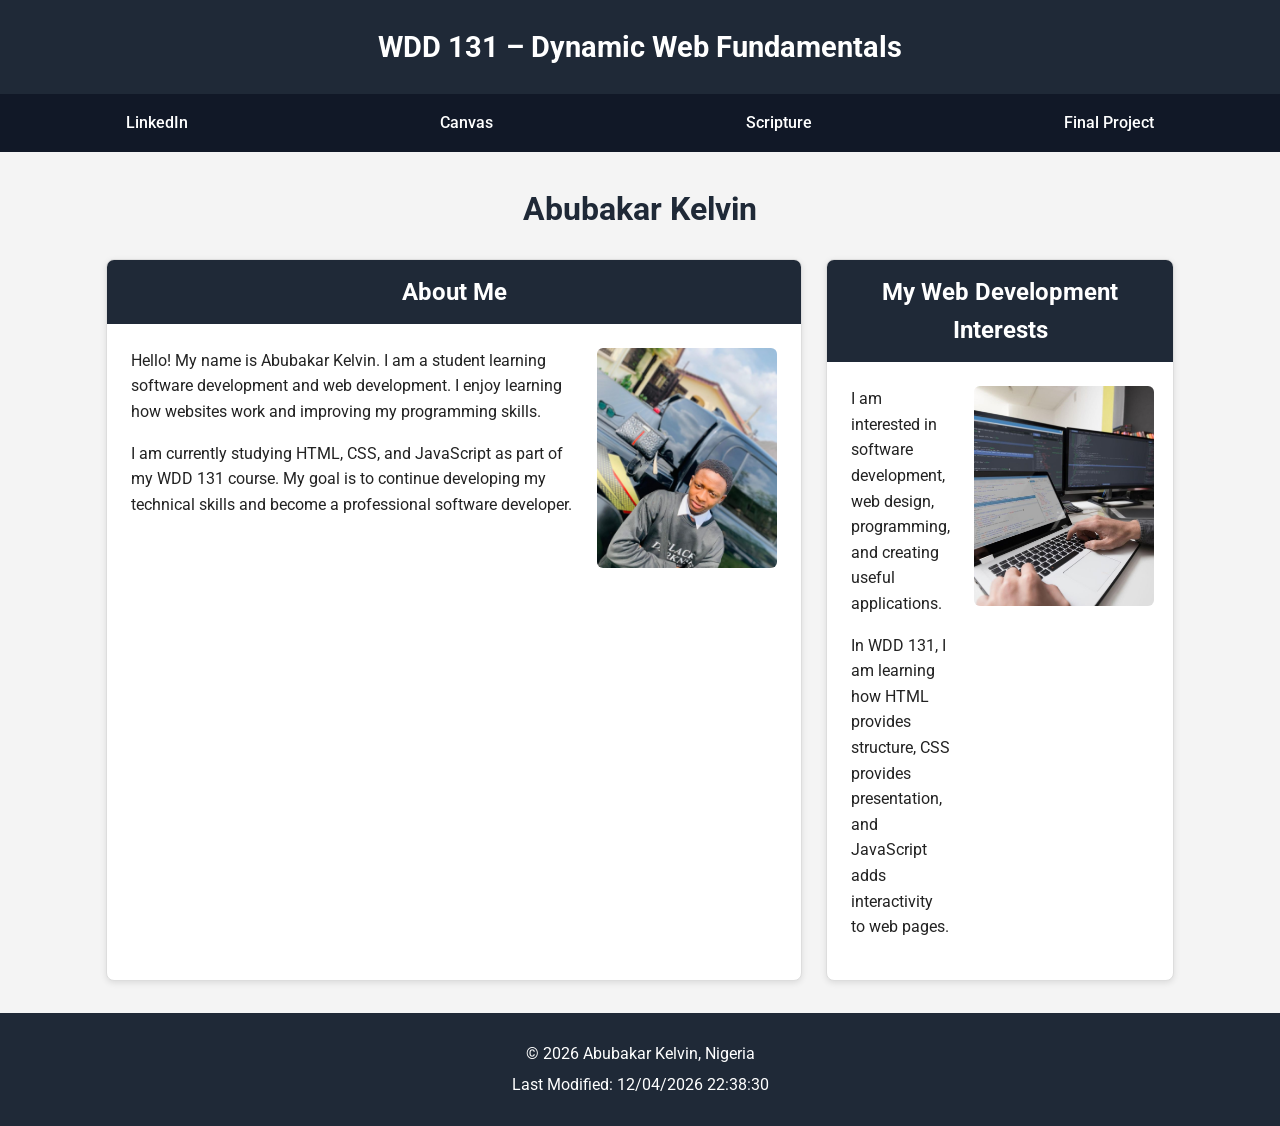
<file: index.html>
<!DOCTYPE html>
<html lang="en">
<head>
    <meta charset="UTF-8">
    <meta name="viewport" content="width=device-width, initial-scale=1.0">

    <meta name="description" content="WDD 131 – Dynamic Web Fundamentals course home page for Abubakar Kelvin, featuring web development, HTML, CSS, JavaScript, and personal information.">
    <meta name="author" content="Abubakar Kelvin">

    <title>WDD 131 – Dynamic Web Fundamentals – Abubakar Kelvin</title>
    <link rel="preconnect" href="https://fonts.googleapis.com">
    <link rel="preconnect" href="https://fonts.gstatic.com" crossorigin>
    <link href="https://fonts.googleapis.com/css2?family=Roboto:wght@400;500;700&display=swap" rel="stylesheet">


    <link rel="stylesheet" href="styles/base.css">

    <script src="scripts/getdates.js" defer></script>
</head>

<body>

    <header>
        <span id="course-title">WDD 131 – Dynamic Web Fundamentals</span>

        <nav>
            <a href="https://www.linkedin.com/" target="https://www.linkedin.com/in/abubakar-kelvin-6310723b7/">LinkedIn</a>
            <a href="https://byupw.instructure.com/" target="_blank">Canvas</a>
            <a href="https://www.churchofjesuschrist.org/study/scriptures" target="_blank">Scripture</a>
            <a href="#">Final Project</a>
        </nav>
    </header>

    <main>
        <h1>Abubakar Kelvin</h1>

        <div class="cards">

            <section class="card">
                <h2>About Me</h2>

                <div class="card-content">
                    <div>
                        <p>
                            Hello! My name is Abubakar Kelvin. I am a student learning
                            software development and web development. I enjoy learning
                            how websites work and improving my programming skills.
                        </p>

                        <p>
                            I am currently studying HTML, CSS, and JavaScript as part
                            of my WDD 131 course. My goal is to continue developing
                            my technical skills and become a professional software
                            developer.
                        </p>
                    </div>

                    <img src="images/profile.jpg" alt="Photo of Abubakar Kelvin">
                </div>
            </section>

            <section class="card">
                <h2>My Web Development Interests</h2>

                <div class="card-content">
                    <div>
                        <p>
                            I am interested in software development, web design,
                            programming, and creating useful applications.
                        </p>

                        <p>
                            In WDD 131, I am learning how HTML provides structure,
                            CSS provides presentation, and JavaScript adds
                            interactivity to web pages.
                        </p>
                    </div>

                    <img src="images/web-development.jpg" alt="Web development workspace">
                </div>
            </section>

        </div>
    </main>

    <footer>
        <p>
            &copy; <span id="currentyear"></span> Abubakar Kelvin, Nigeria
        </p>

        <p id="lastModified"></p>
    </footer>

</body>
</html>
</file>
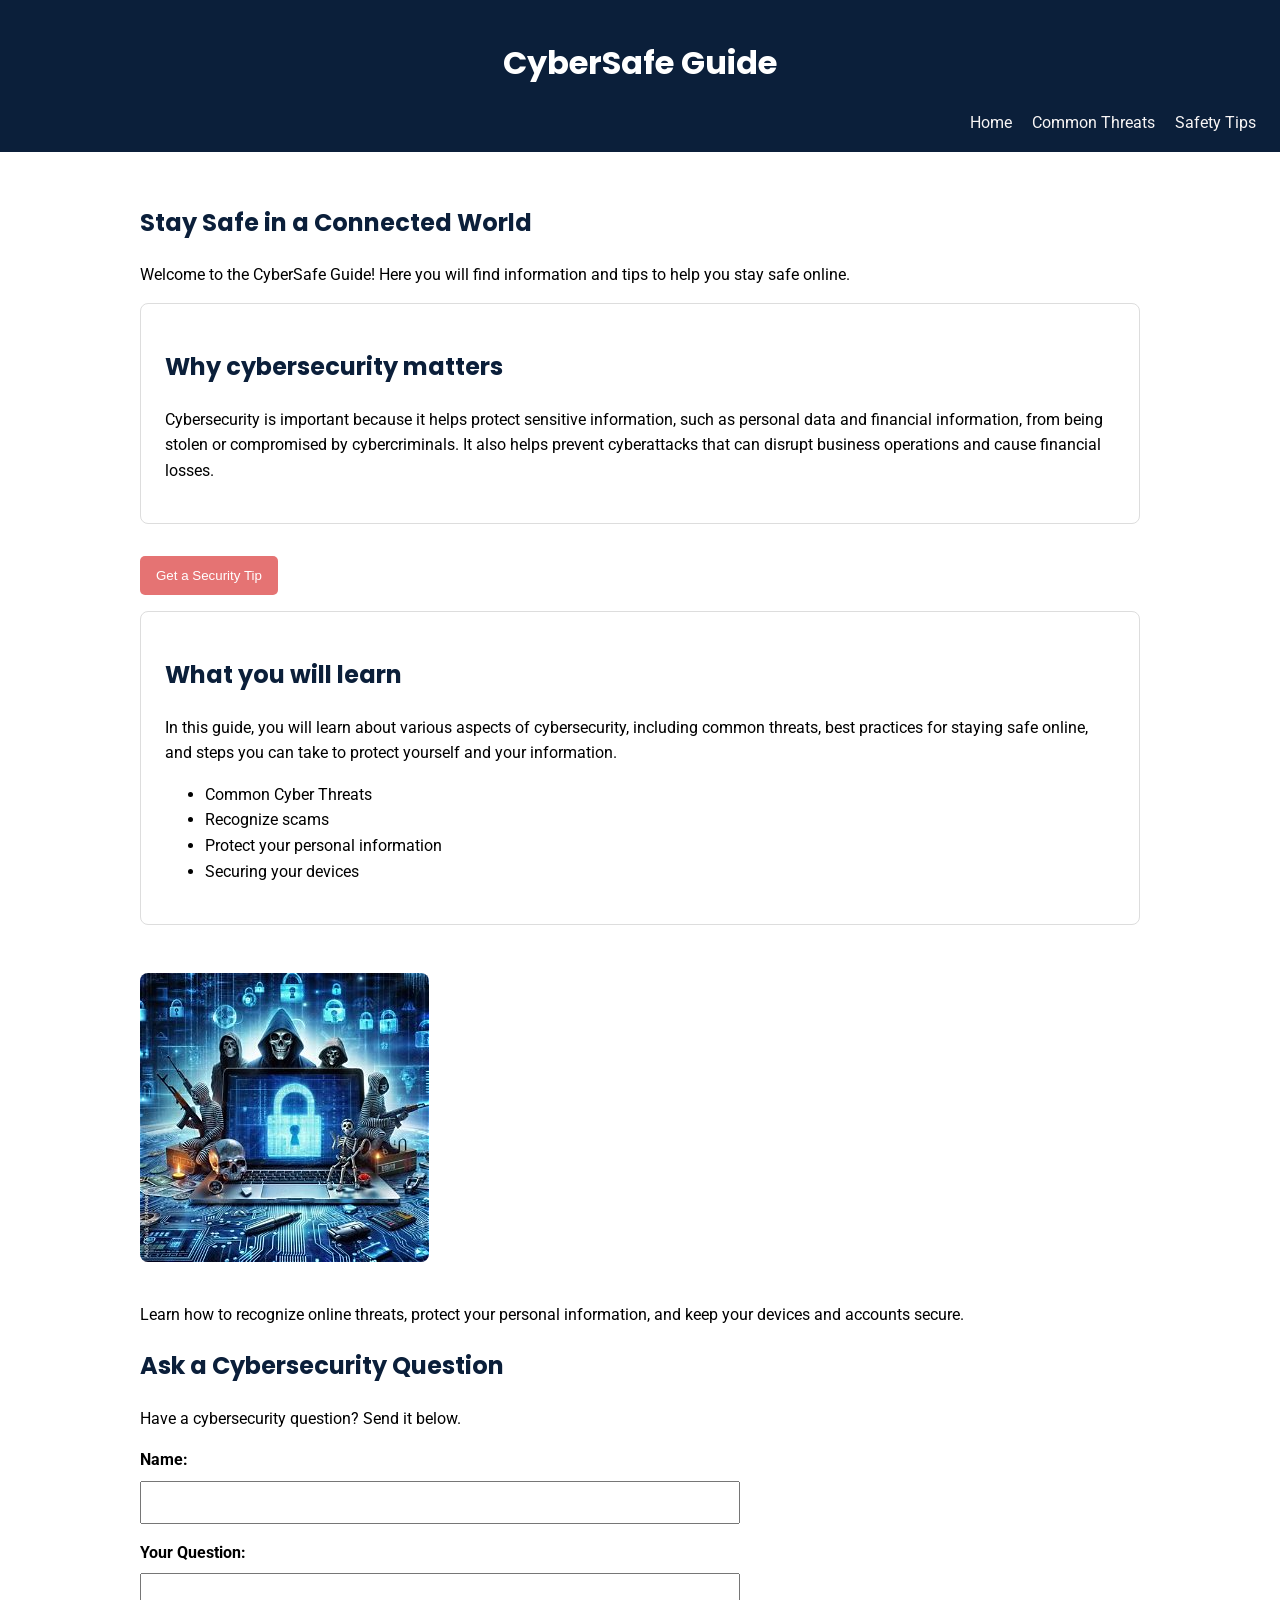
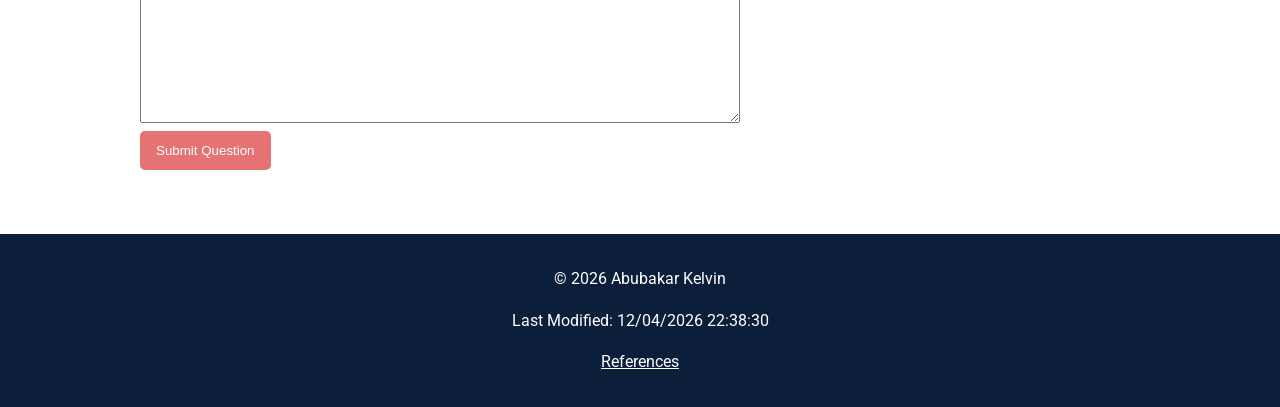
<file: project/index.html>
<!DOCTYPE html>
<html lang="en">
    <head>

      <meta charset="UTF-8">
      <meta name="viewport" content="width=device-width, initial-scale=1.0">
      <meta name="description" content="Cybersecurity is the practice of protecting systems, networks, and data from digital attacks using technologies, processes, and policies.">
      <meta name="author" content="Abubakar kelvin">
      <link rel="preconnect" href="https://fonts.googleapis.com">
      <link rel="preconnect" href="https://fonts.gstatic.com" crossorigin>
      <link href="https://fonts.googleapis.com/css2?family=Poppins:wght@600;700&family=Roboto:wght@400;500&display=swap" rel="stylesheet">
      
      <link rel="stylesheet" href="styles/project.css">
      <script src="scripts/project.js" defer></script>
      <title>CyberSafe Guide</title>
    </head>
    <body>
        <header>
            <h1>CyberSafe Guide</h1>

            <nav>
                <a href="index.html">Home</a>
                <a href="threats.html">Common Threats</a>
                <a href="safety.html">Safety Tips</a>
            </nav>
        </header>

        <main>
            <h2>Stay Safe in a Connected World</h2>
            <p>Welcome to the CyberSafe Guide! Here you will find information and tips to help you stay safe online.</p>
            <section>

              <h2>Why cybersecurity matters</h2>
              <p>Cybersecurity is important because it helps protect sensitive information, such as personal data and financial information, from being stolen or compromised by cybercriminals. It also helps prevent cyberattacks that can disrupt business operations and cause financial losses.</p>
            </section>

            <button id="security-button">Get a Security Tip</button>
            <p id="security-message"></p>
            <section>

              <h2>What you will learn</h2>
              <p>In this guide, you will learn about various aspects of cybersecurity, including common threats, best practices for staying safe online, and steps you can take to protect yourself and your information.</p>
               <ul>
                <li>Common Cyber Threats</li>
                <li>Recognize scams</li>
                <li>Protect your personal information</li>
                <li>Securing your devices</li>
               </ul>
            </section>   

            <img src="images/cyber.jpg" alt="Cybersecurity concept" loading="lazy" width="289" height="289">
            <p>Learn how to recognize online threats, protect your personal information, and keep your devices and accounts secure.</p>

            <h2>Ask a Cybersecurity Question</h2>
            <p>Have a cybersecurity question? Send it below.</p>

            <form method="get" action="#">
             <label for="name">Name:</label>
             <input type="text" id="name" name="name" autocomplete="name" required>
             <label for="question">Your Question:</label>
             <textarea id="question" name="question" autocomplete="off" required></textarea>
             <button type="submit">Submit Question</button>
            </form> 
        </main>

        <footer>
            <p>&copy; <span id="currentyear"></span> Abubakar Kelvin</p>
            <p id="lastModified"></p>
            <p><a href="references.html">References</a></p>
        </footer>
    </body>    
</html>
</file>
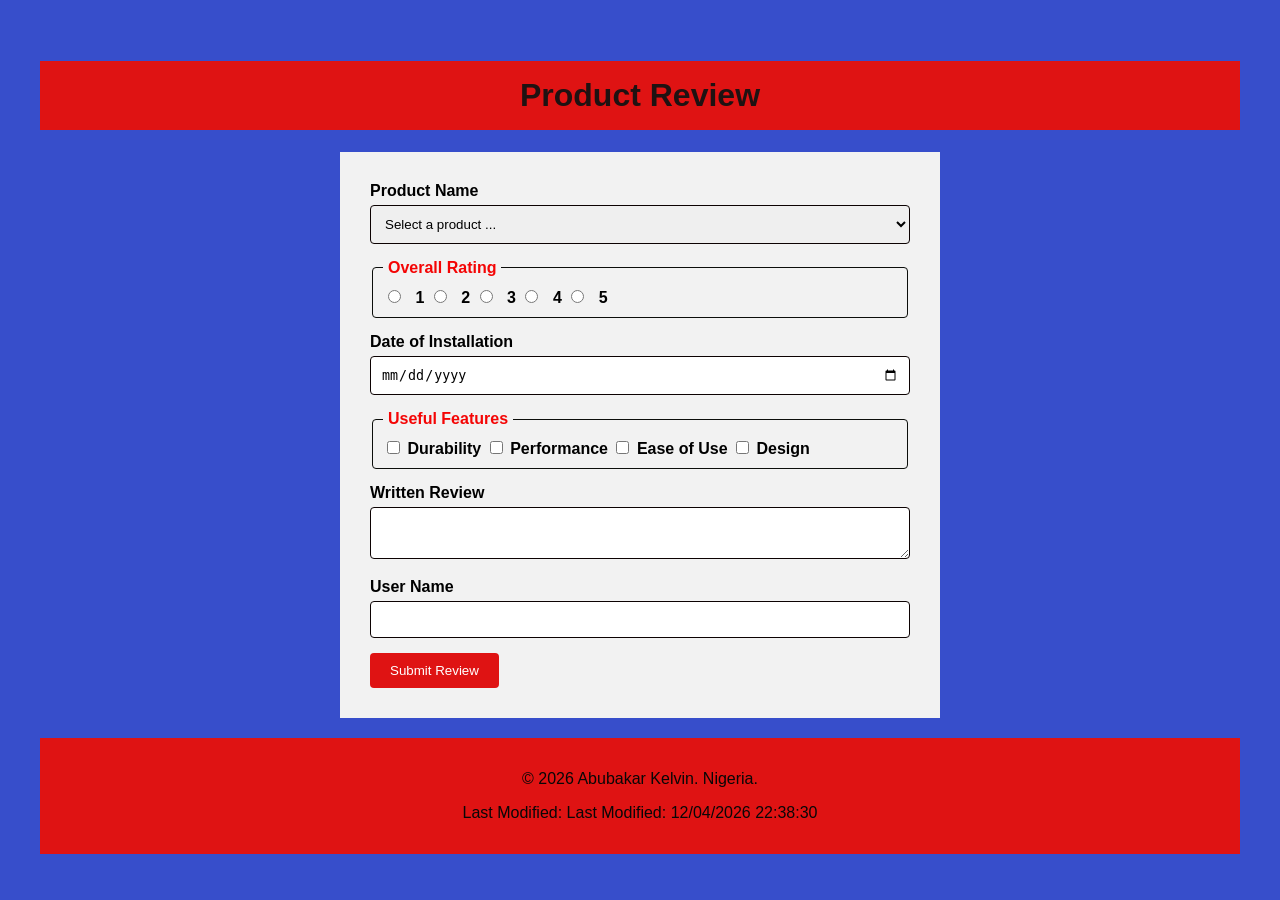
<file: form.html>
<!DOCTYPE html>
<html lang="en">
    <head>
        <meta charset="UTF-8">
        <meta name="viewport" content="width=device-width, initial-scale=1.0">
        <meta name="description" content="Confirmation page for a submitted product review, where users can rate a product.">
        <meta name="author" content="Abubakar kelvin">
        <link rel="stylesheet" href="styles/form.css">
        <script src="scripts/form.js" defer></script>
        <script src="scripts/getdates.js" defer></script>
        <title>Product Review</title>
    </head>
    <body>
        <header>
            <h1>Product Review </h1>
        </header>
        <main>

            
            <form method="get" action="review.html">
                <label for="product">Product Name</label>
                <select id="product" name="product" required>
                    <option value="" disabled selected>Select a product ...</option>
                </select>

                <fieldset>
                  <legend>Overall Rating</legend>
                  <input type="radio" id="rating1" name="rating" value="1" required>
                  <label for="rating1">1</label>

                  <input type="radio" id="rating2" name="rating" value="2" required>
                  <label for="rating2">2</label>

                  <input type="radio" id="rating3" name="rating" value="3" required>
                  <label for="rating3">3</label>

                  <input type="radio" id="rating4" name="rating" value="4" required>
                  <label for="rating4">4</label>

                  <input type="radio" id="rating5" name="rating" value="5" required>
                  <label for="rating5">5</label>

                </fieldset>

                <label for="install-date">Date of Installation</label>
                <input type="date" id="install-date" name="install-date" required>
                
                <fieldset>
                  <legend>Useful Features</legend>
                   <input type="checkbox" id="durability" name="features" value="durability">
                   <label for="durability">Durability</label>

                   <input type="checkbox" id="performance" name="features" value="performance">
                   <label for="performance">Performance</label>

                   <input type="checkbox" id="ease-of-use" name="features" value="ease-of-use">
                   <label for="ease-of-use">Ease of Use</label>

                   <input type="checkbox" id="design" name="features" value="design">
                   <label for="design">Design</label>
                </fieldset>

                <label for="review">Written Review</label>
                <textarea id="review" name="review"></textarea>

                <label for="user-name">User Name</label>
                <input type="text" id="user-name" name="user-name">

                <input type="submit" value="Submit Review">
            </form>
        </main>
        <footer>
            <p>&copy; <span id="currentyear"></span> Abubakar Kelvin. Nigeria.</p>
            <p>Last Modified: <span id="lastModified"></span></p>
        </footer>    
    </body>
</html>
</file>
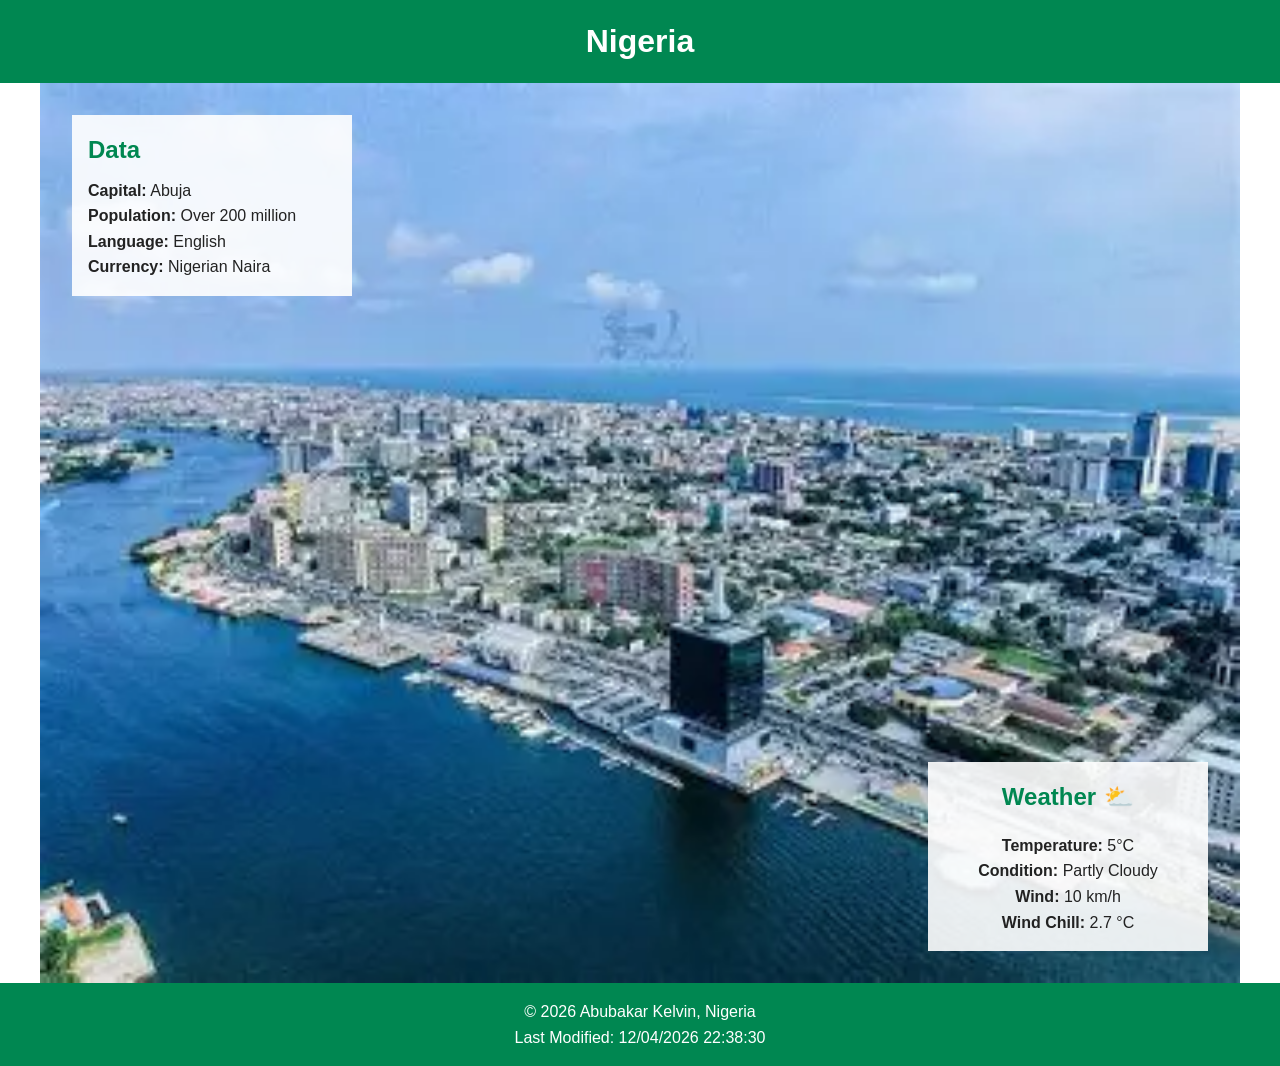
<file: place.html>
<!DOCTYPE html>
<html lang="en">
<head>
    <meta charset="UTF-8">
    <meta name="viewport" content="width=device-width, initial-scale=1.0">

    <meta name="description" content="Learn about Nigeria, its people, culture, weather, and beautiful places.">
    <meta name="author" content="Abubakar Kelvin">

    <title>Nigeria - Abubakar Kelvin</title>

    <link rel="stylesheet" href="styles/place.css">
    <script src="scripts/place.js" defer></script>
</head>    

<body>

    <header>
        <h1>Nigeria</h1>
    </header>    


    <main>
        
        <section class="hero">

            <picture>
                <source media="(min-width: 700px)" srcset="images/Nigeria4.webp">
                <img src="images/nigeria-temp.webp" alt="Beautiful landscape of Nigeria">
           </picture>

           <section class="country-info">
             <h2>Data</h2>

            
                <p><strong>Capital:</strong> Abuja</p>
                <p><strong>Population:</strong> Over 200 million</p>
                <p><strong>Language:</strong> English</p>
                <p><strong>Currency:</strong> Nigerian Naira</p>
           </section>

           <section class="weather">
             <h2>Weather</h2>
              <img src="images/weather-2.svg" alt="Weather icon">
              <p><strong>Temperature:</strong> 5°C</p>
              <p><strong>Condition:</strong> Partly Cloudy</p>
              <p><strong>Wind:</strong> 10 km/h</p>
              <p><strong>Wind Chill:</strong> <span id="windchill">N/A</span></p>
          </section>

            
        </section>
            
        
    </main>

    <footer>
        <p>
            &copy; <span id="currentyear"></span> Abubakar Kelvin, Nigeria
        </p>

        <p id="lastModified"></p>
    </footer>
</body>
</html>
</file>
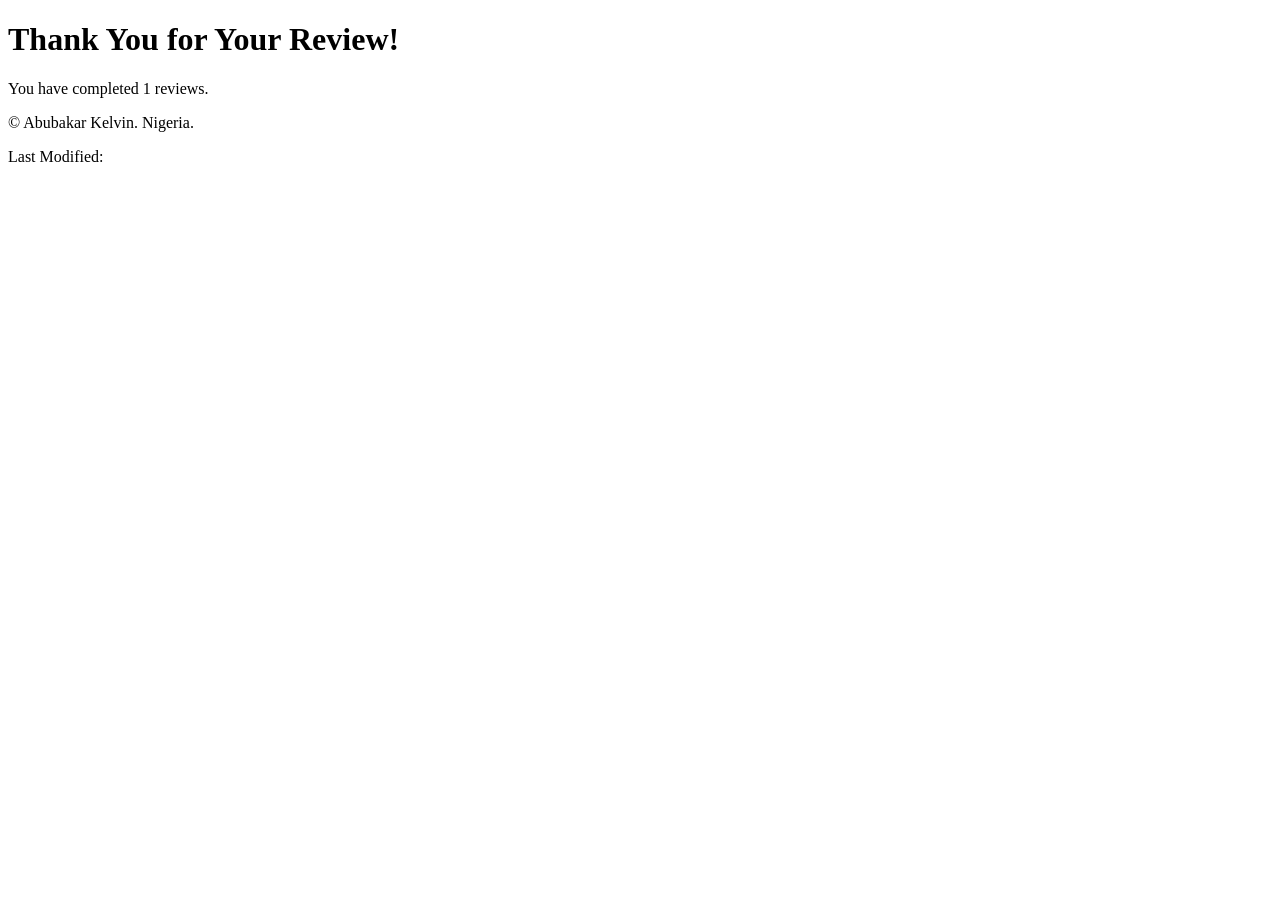
<file: review.html>
<!DOCTYPE html>
<html lang="en">
<head>
    <meta charset="UTF-8">
    <meta name="viewport" content="width=device-width, initial-scale=1.0">
    <meta name="description" content="">
    <meta name="author" content="Abubakar Kelvin">
    <title>Review Submitted</title>
</head>
<body>

    <main>
       <h1>Thank You for Your Review!</h1>
       <p>You have completed <span id="reviewCount">0</span> reviews.</p>
    </main>
    <script src="scripts/review.js" defer></script>
    <footer>
        <p>&copy; <span id="currentyear"></span> Abubakar Kelvin. Nigeria.</p>
        <p>Last Modified: <span id="lastModified"></span></p>
    </footer>
</body>
</html>
</file>
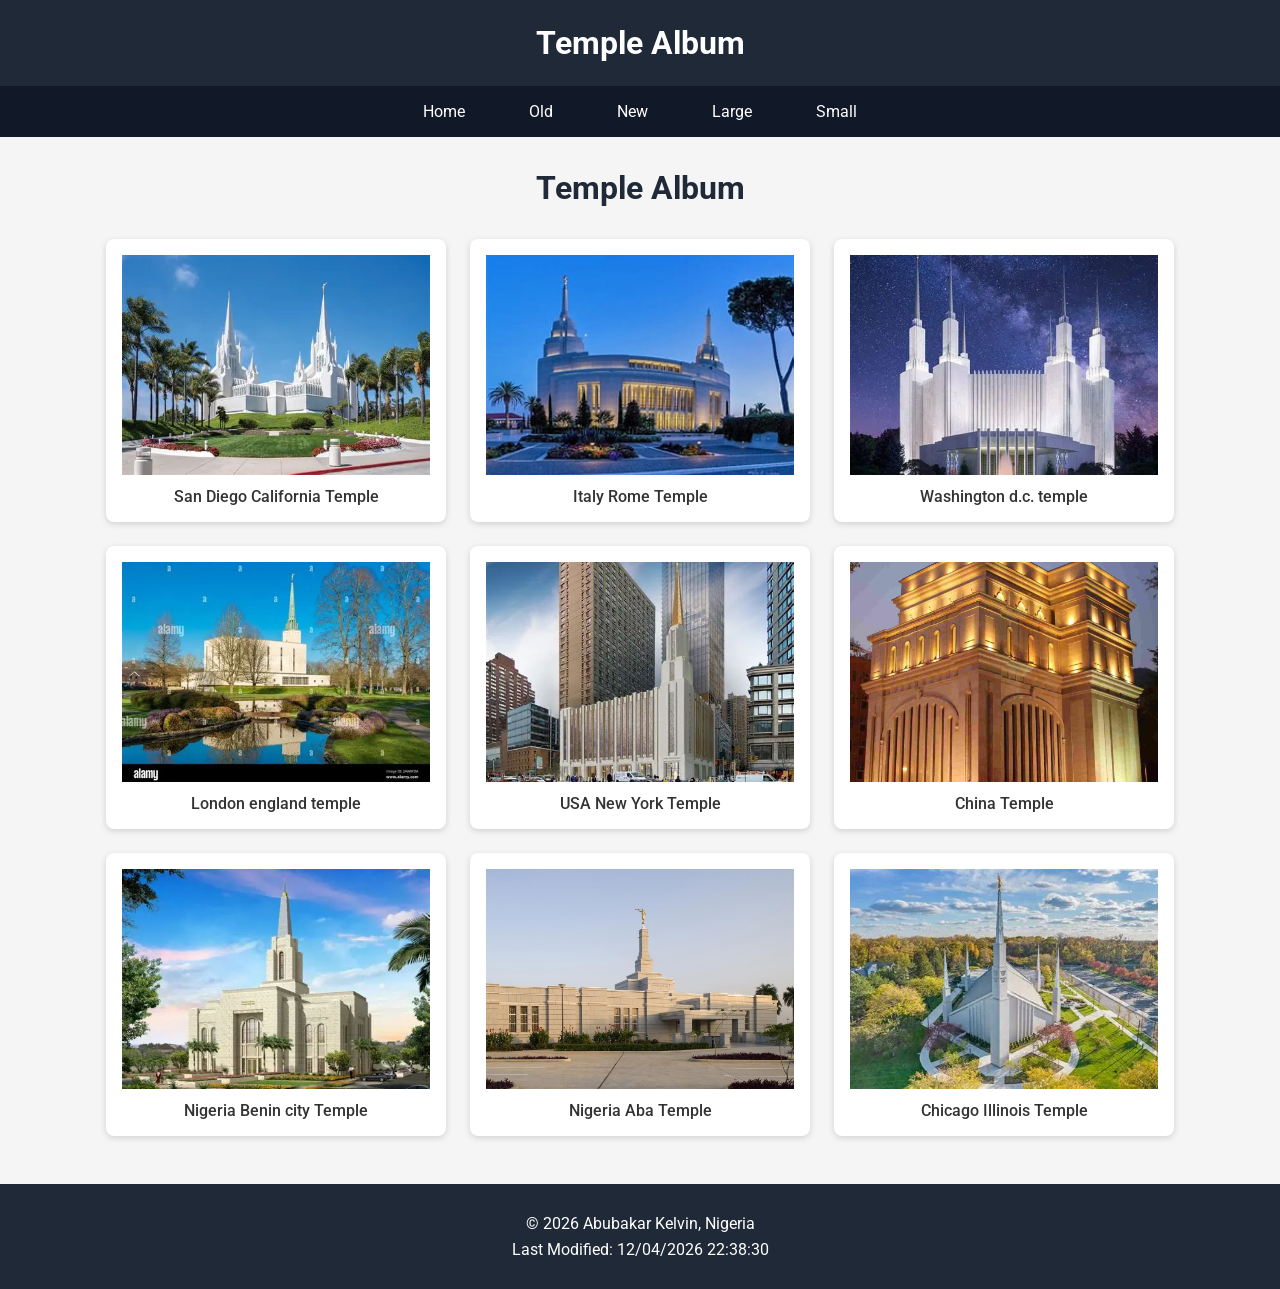
<file: temples.html>
<!DOCTYPE html>
<html lang="en">
<head>
    <meta charset="UTF-8">
    <meta name="viewport" content="width=device-width, initial-scale=1.0">

    <meta name="description" content="Temple Album featuring beautiful temples of The Church of Jesus Christ of Latter-day Saints.">
    <meta name="author" content="Abubakar Kelvin">

    <title>Temple Album - Abubakar Kelvin</title>

    <link rel="stylesheet" href="styles/temples.css">
    <link rel="stylesheet" href="styles/temples-large.css">

    <link rel="preconnect" href="https://fonts.googleapis.com">
    <link rel="preconnect" href="https://fonts.gstatic.com" crossorigin>
    <link href="https://fonts.googleapis.com/css2?family=Roboto:ital,wght@0,100..900;1,100..900&display=swap" rel="stylesheet">

    <script src="scripts/temples.js" defer></script>
</head>

<body>

    <header>
        <div class="header-content">
            <span>Temple Album</span>

            <button id="menu" aria-label="Open navigation menu">
                ☰
            </button>
        </div>

        <nav>
            <a href="#">Home</a>
            <a href="#">Old</a>
            <a href="#">New</a>
            <a href="#">Large</a>
            <a href="#">Small</a>
        </nav>
    </header>

    <main>
        <h1>Temple Album</h1>

        <div class="temple-grid">

            <figure>
                <img src="images/temples1.webp" alt="Temple of The Church of Jesus Christ of Latter-day Saints">
                <figcaption>San Diego California Temple</figcaption>
            </figure>

            <figure>
                <img src="images/temples2.jpg" alt="Temple of The Church of Jesus Christ of Latter-day Saints">
                <figcaption>Italy Rome Temple</figcaption>
            </figure>

            <figure>
                <img src="images/temples3.webp" alt="Temple of The Church of Jesus Christ of Latter-day Saints">
                <figcaption>Washington d.c. temple</figcaption>
            </figure>

            <figure>
                <img src="images/temples4.webp" alt="Temple of The Church of Jesus Christ of Latter-day Saints">
                <figcaption>London england temple</figcaption>
            </figure>

            <figure>
                <img src="images/temples5.webp" alt="Temple of The Church of Jesus Christ of Latter-day Saints">
                <figcaption>USA New York Temple</figcaption>
            </figure>

            <figure>
                <img src="images/temples6.jpg" alt="Temple of The Church of Jesus Christ of Latter-day Saints">
                <figcaption>China Temple</figcaption>
            </figure>

            <figure>
                <img src="images/temples7.webp" alt="Temple of The Church of Jesus Christ of Latter-day Saints">
                <figcaption> Nigeria Benin city Temple</figcaption>
            </figure>

            <figure>
                <img src="images/temples8.jpg" alt="Temple of The Church of Jesus Christ of Latter-day Saints">
                <figcaption>Nigeria Aba Temple</figcaption>
            </figure>

            <figure>
                <img src="images/temples9.webp" alt="Temple of The Church of Jesus Christ of Latter-day Saints">
                <figcaption>Chicago Illinois Temple</figcaption>
            </figure>

        </div>
    </main>

    <footer>
        <p>
            &copy; <span id="currentyear"></span> Abubakar Kelvin, Nigeria
        </p>

        <p id="lastModified"></p>
    </footer>

</body>
</html>
</file>
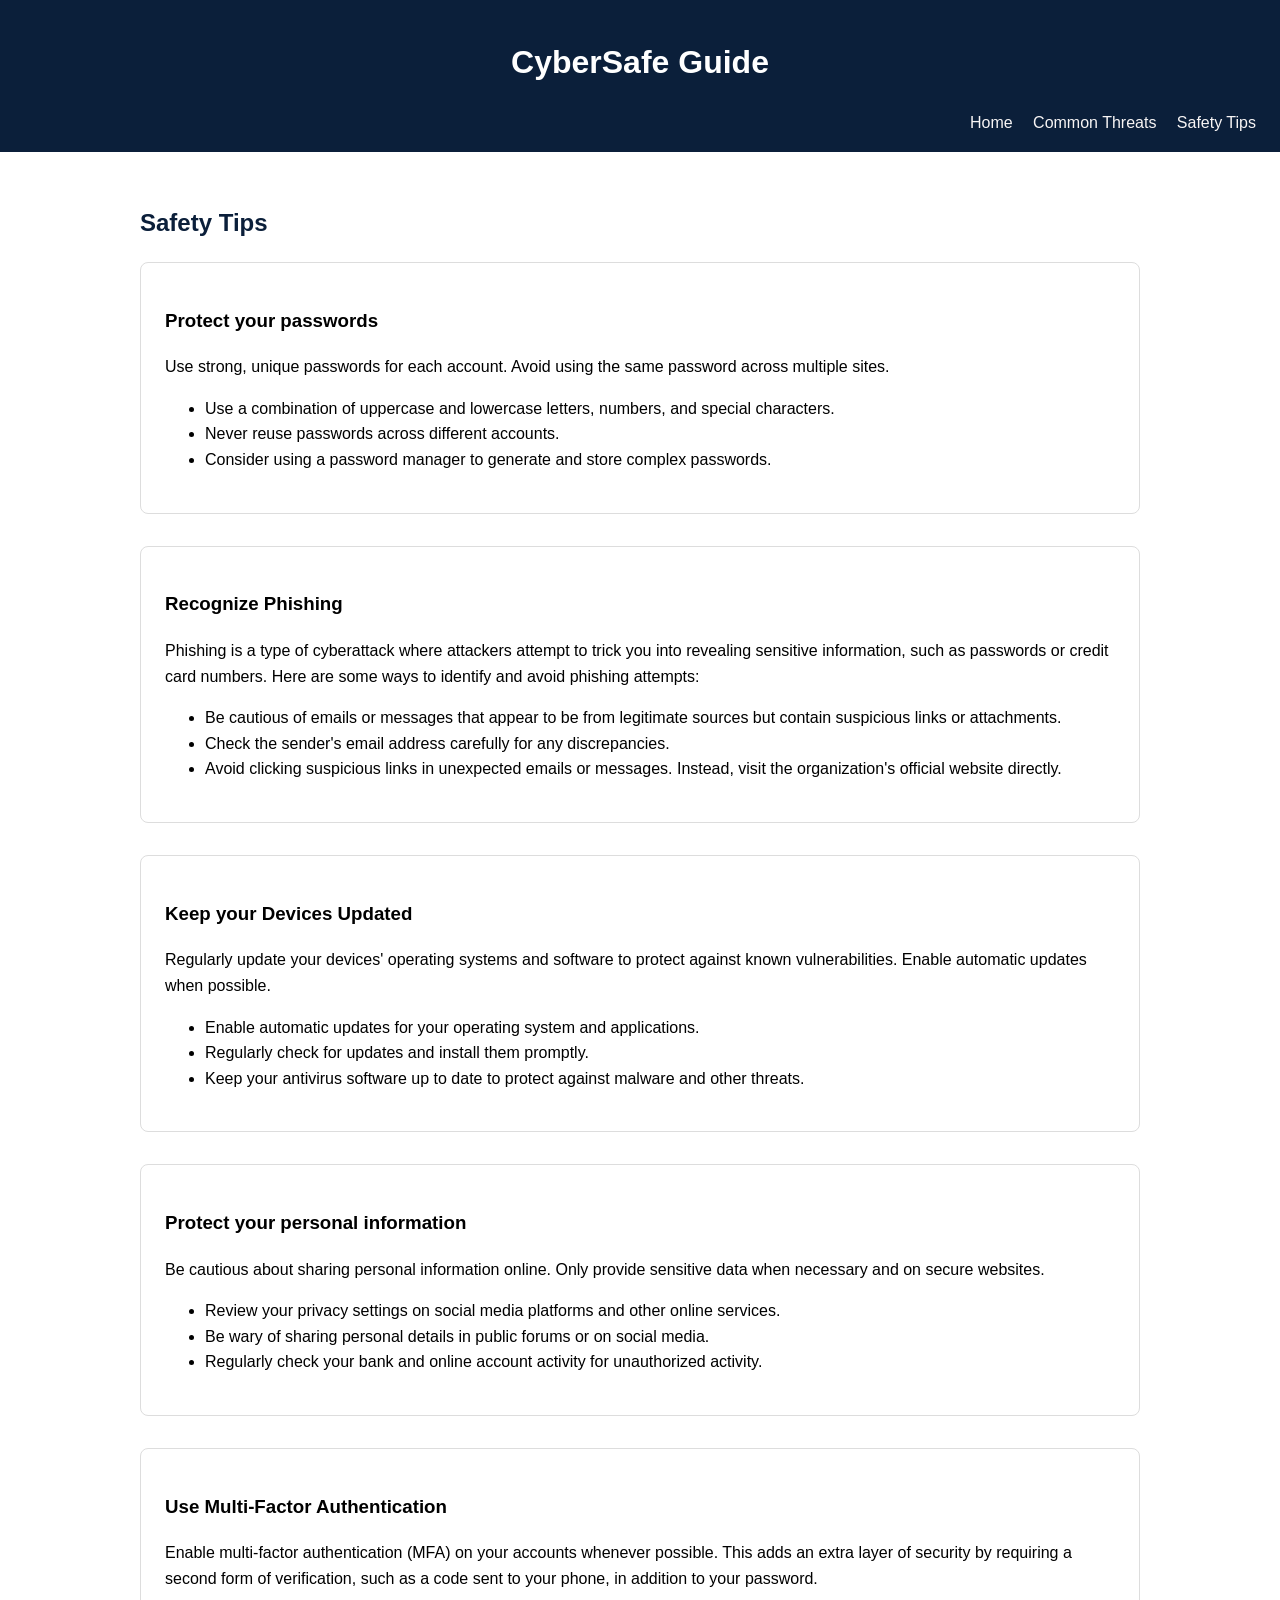
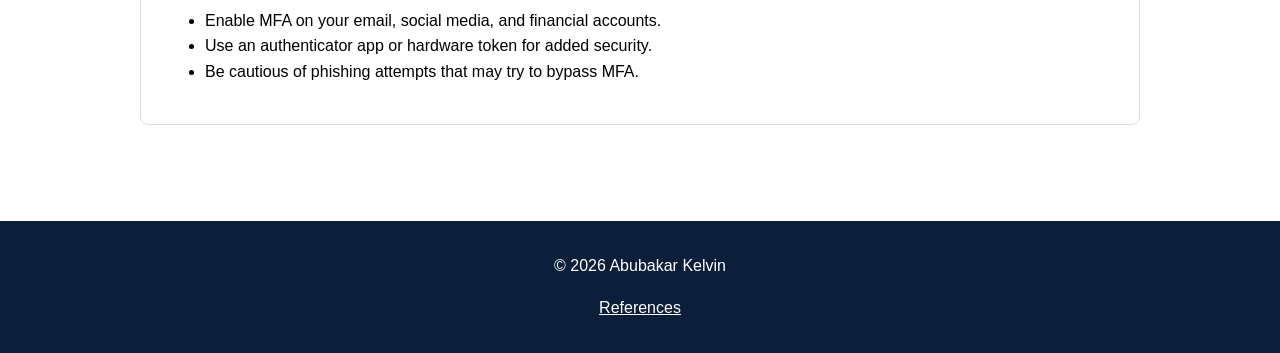
<file: project/safety.html>
<!DOCTYPE html>
<html lang="en">
    <head>
        <meta charset="UTF-8">
        <meta name="viewport" content="width=device-width, initial-scale=1.0">
        <meta name="description" content="Cybersecurity is the practice of protecting systems, networks, and data from digital attacks using technologies, processes, and policies.">
        <meta name="author" content="Abubakar kelvin">
        <link rel="stylesheet" href="styles/project.css">
        <title>CyberSafe Guide</title>
    </head>
    <body>
        <header>
            <h1>CyberSafe Guide</h1>

            <nav>
                <a href="index.html">Home</a>
                <a href="threats.html">Common Threats</a>
                <a href="safety.html">Safety Tips</a>
            </nav>
        </header>


        <main>
            <h2>Safety Tips</h2>
            <section>
                <h3>Protect your passwords</h3>
                <p>Use strong, unique passwords for each account. Avoid using the same password across multiple sites.</p>
                <ul>
                    <li>Use a combination of uppercase and lowercase letters, numbers, and special characters.</li>
                    <li>Never reuse passwords across different accounts.</li>
                    <li>Consider using a password manager to generate and store complex passwords.</li>
                </ul>
            </section>

            <section>
                <h3>Recognize Phishing</h3>
                <p>Phishing is a type of cyberattack where attackers attempt to trick you into revealing sensitive information, such as passwords or credit card numbers. Here are some ways to identify and avoid phishing attempts:</p>
                <ul>
                    <li>Be cautious of emails or messages that appear to be from legitimate sources but contain suspicious links or attachments.</li>
                    <li>Check the sender's email address carefully for any discrepancies.</li>
                    <li>Avoid clicking suspicious links in unexpected emails or messages. Instead, visit the organization's official website directly.</li>
                </ul>
            </section>

            <section>
                <h3>Keep your Devices Updated</h3>
                <p>Regularly update your devices' operating systems and software to protect against known vulnerabilities. Enable automatic updates when possible.</p>
                <ul>
                    <li>Enable automatic updates for your operating system and applications.</li>
                    <li>Regularly check for updates and install them promptly.</li>
                    <li>Keep your antivirus software up to date to protect against malware and other threats.</li>
                </ul>
            </section>

            <section>
                <h3>Protect your personal information</h3>
                <p>Be cautious about sharing personal information online. Only provide sensitive data when necessary and on secure websites.</p>
                <ul>
                    <li>Review your privacy settings on social media platforms and other online services.</li>
                    <li>Be wary of sharing personal details in public forums or on social media.</li>
                    <li>Regularly check your bank and online account activity for unauthorized activity.</li>
                </ul>
            </section>

            <section> 
                <h3>Use Multi-Factor Authentication</h3>
                <p>Enable multi-factor authentication (MFA) on your accounts whenever possible. This adds an extra layer of security by requiring a second form of verification, such as a code sent to your phone, in addition to your password.</p>
                <ul>
                    <li>Enable MFA on your email, social media, and financial accounts.</li>
                    <li>Use an authenticator app or hardware token for added security.</li>
                    <li>Be cautious of phishing attempts that may try to bypass MFA.</li>
                </ul>
            </section>

        </main>

        <footer>
            <p>&copy; 2026 Abubakar Kelvin</p>
            <p><a href="references.html">References</a></p>
            
        </footer>
    </body>
</html>
</file>
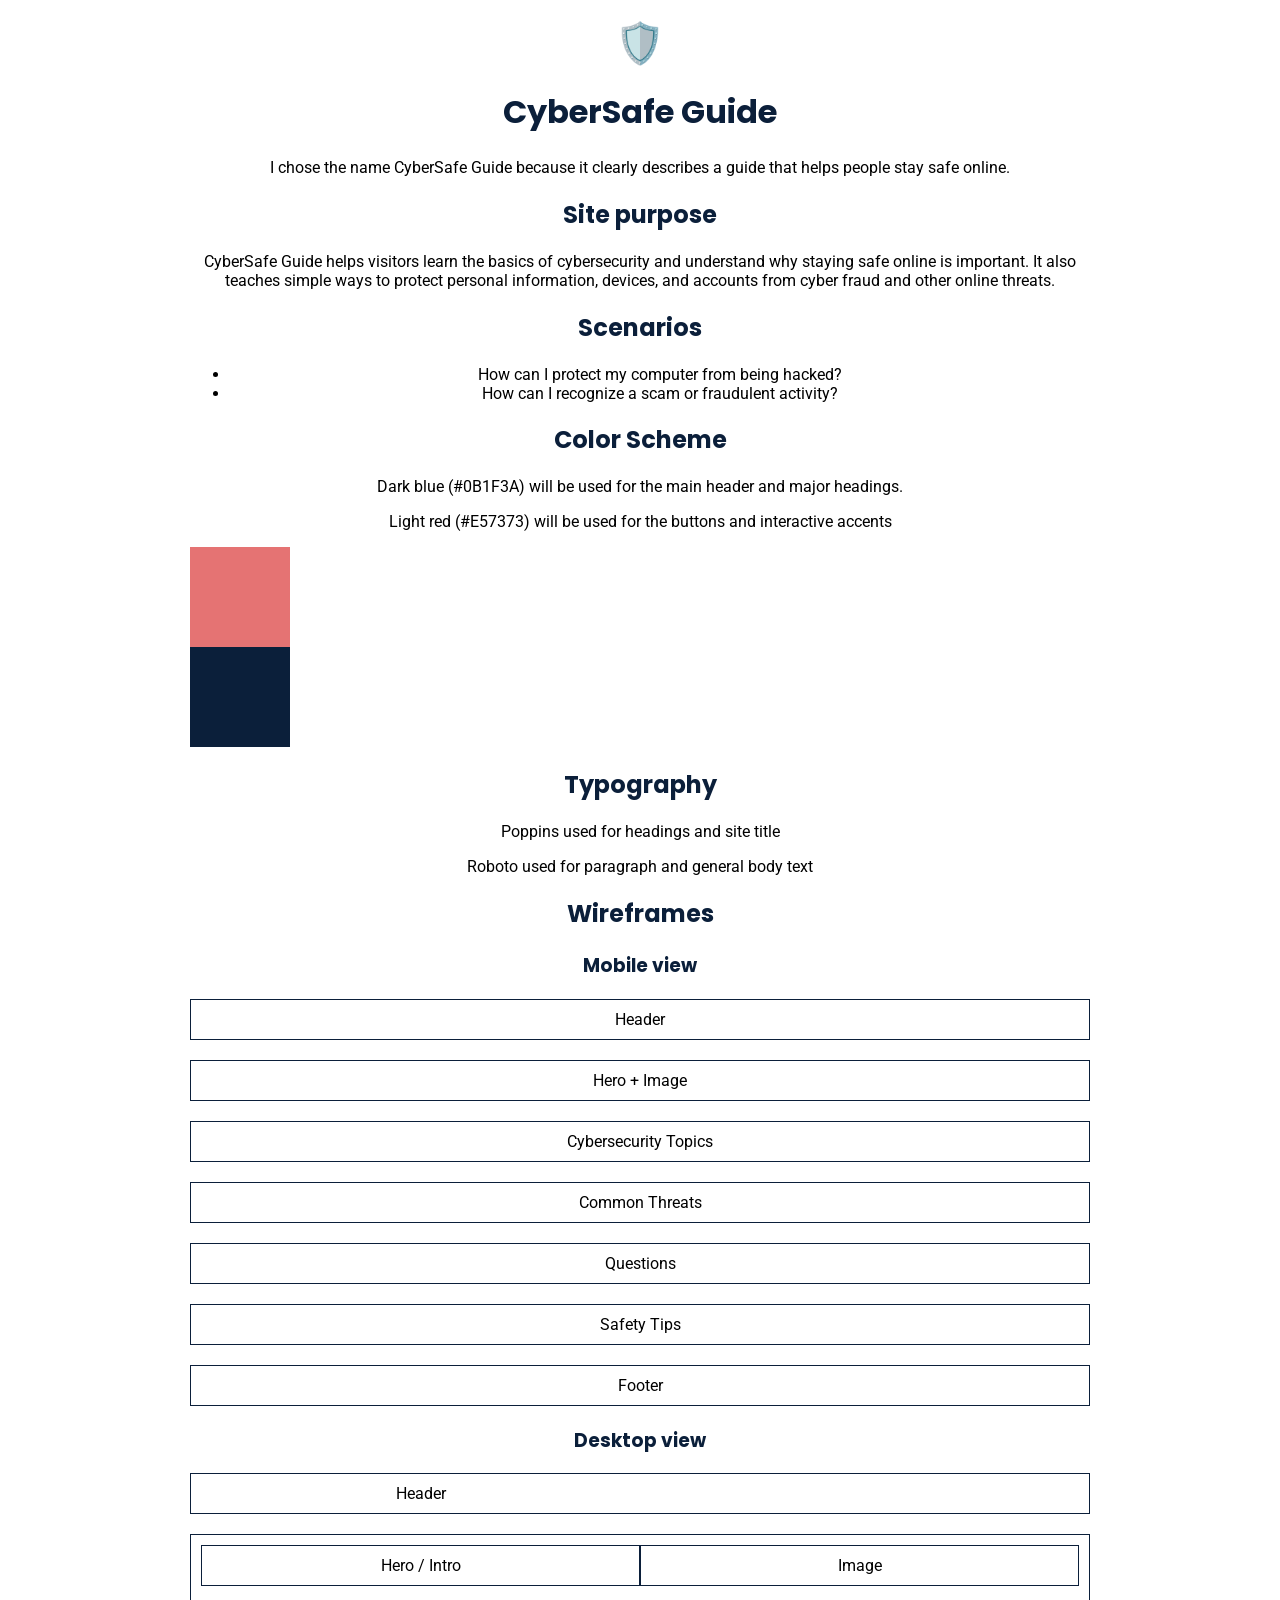
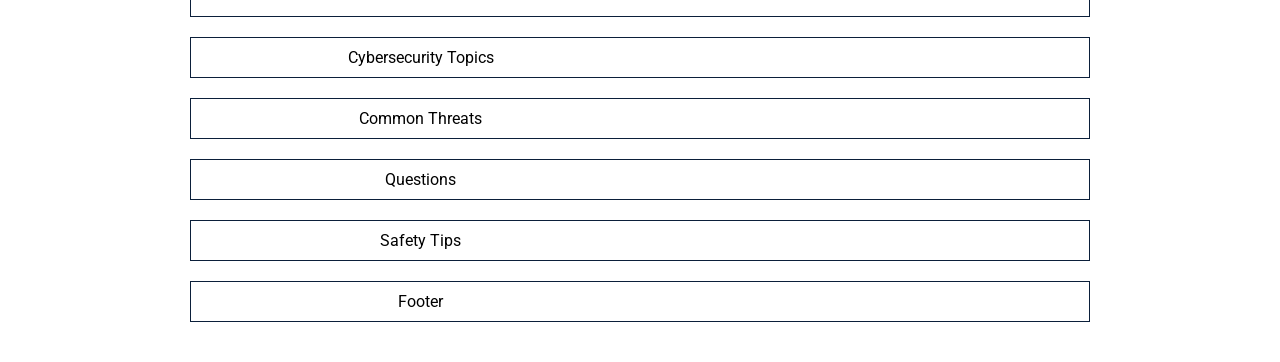
<file: project/siteplan.html>
<!DOCTYPE html>
<html lang="en">
<head>
    <meta charset="UTF-8">
    <meta name="viewport" content="width=device-width, initial-scale=1.0">
    <meta name="description" content="CyberSafe Guide is a website that helps visitors learn the basics of cybersecurity and understand why staying safe online is important. ">
    <meta name="author" content="Abubakar kelvin">
    <link rel="stylesheet" href="../styles/siteplan.css">
    <link rel="preconnect" href="https://fonts.googleapis.com">
    <link rel="preconnect" href="https://fonts.gstatic.com" crossorigin>
    <link href="https://fonts.googleapis.com/css2?family=Poppins:wght@400;500;600;700&family=Roboto:wght@300;400;500;700&display=swap" rel="stylesheet">
    <title>CyberSafe Guide - Site Plan</title>
</head>
<body>
    <main>
        <div class="logo">🛡️</div>
        <h1>CyberSafe Guide</h1>
        <p>I chose the name CyberSafe Guide because it clearly describes a guide that helps people stay safe online.</p>
        <section>
            <h2>Site purpose</h2>
            <p>CyberSafe Guide helps visitors learn the basics of cybersecurity and understand why staying safe online is important. It also teaches simple ways to protect personal information, devices, and accounts from cyber fraud and other online threats.</p>
            
        </section>

        <section>
            <h2>Scenarios</h2>
              <ul>
                <li> How can I protect my computer from being hacked?</li>
                <li>How can I recognize a scam or fraudulent activity?</li>
              </ul>
        </section>

        <section>
            <h2>Color Scheme</h2>
            <p> Dark blue (#0B1F3A) will be used for the main header and major headings.</p>
            <p> Light red (#E57373) will be used for the buttons and interactive accents</p>
            <div class="light-red" ></div>
            <div class="dark-blue"></div>
        </section>

        <section>
            <h2>Typography</h2>
            <p> Poppins used for headings and site title</p>
            <p>Roboto used for paragraph and general body text</p>
        </section>

        <section> 
            <h2> Wireframes</h2>
            <h3>Mobile view</h3>

            <div class="wireframe mobile">
                <div>Header</div>
                <div>Hero + Image</div>
                <div>Cybersecurity Topics</div>
                <div>Common Threats</div>
                <div>Questions</div>
                <div>Safety Tips</div>
                <div>Footer</div>
            </div>
                  
            <h3>Desktop view</h3>
            <div class="wireframe desktop">
                <div>Header</div>
                <div class="hero-area"> 
                    <div>Hero / Intro</div>
                    <div>Image</div>
                </div>
                <div>Cybersecurity Topics</div>
                <div>Common Threats</div>
                <div>Questions</div>
                <div>Safety Tips</div>
                <div>Footer</div>
            </div>    
        </section>
    </main>

</body>
</html>
</file>
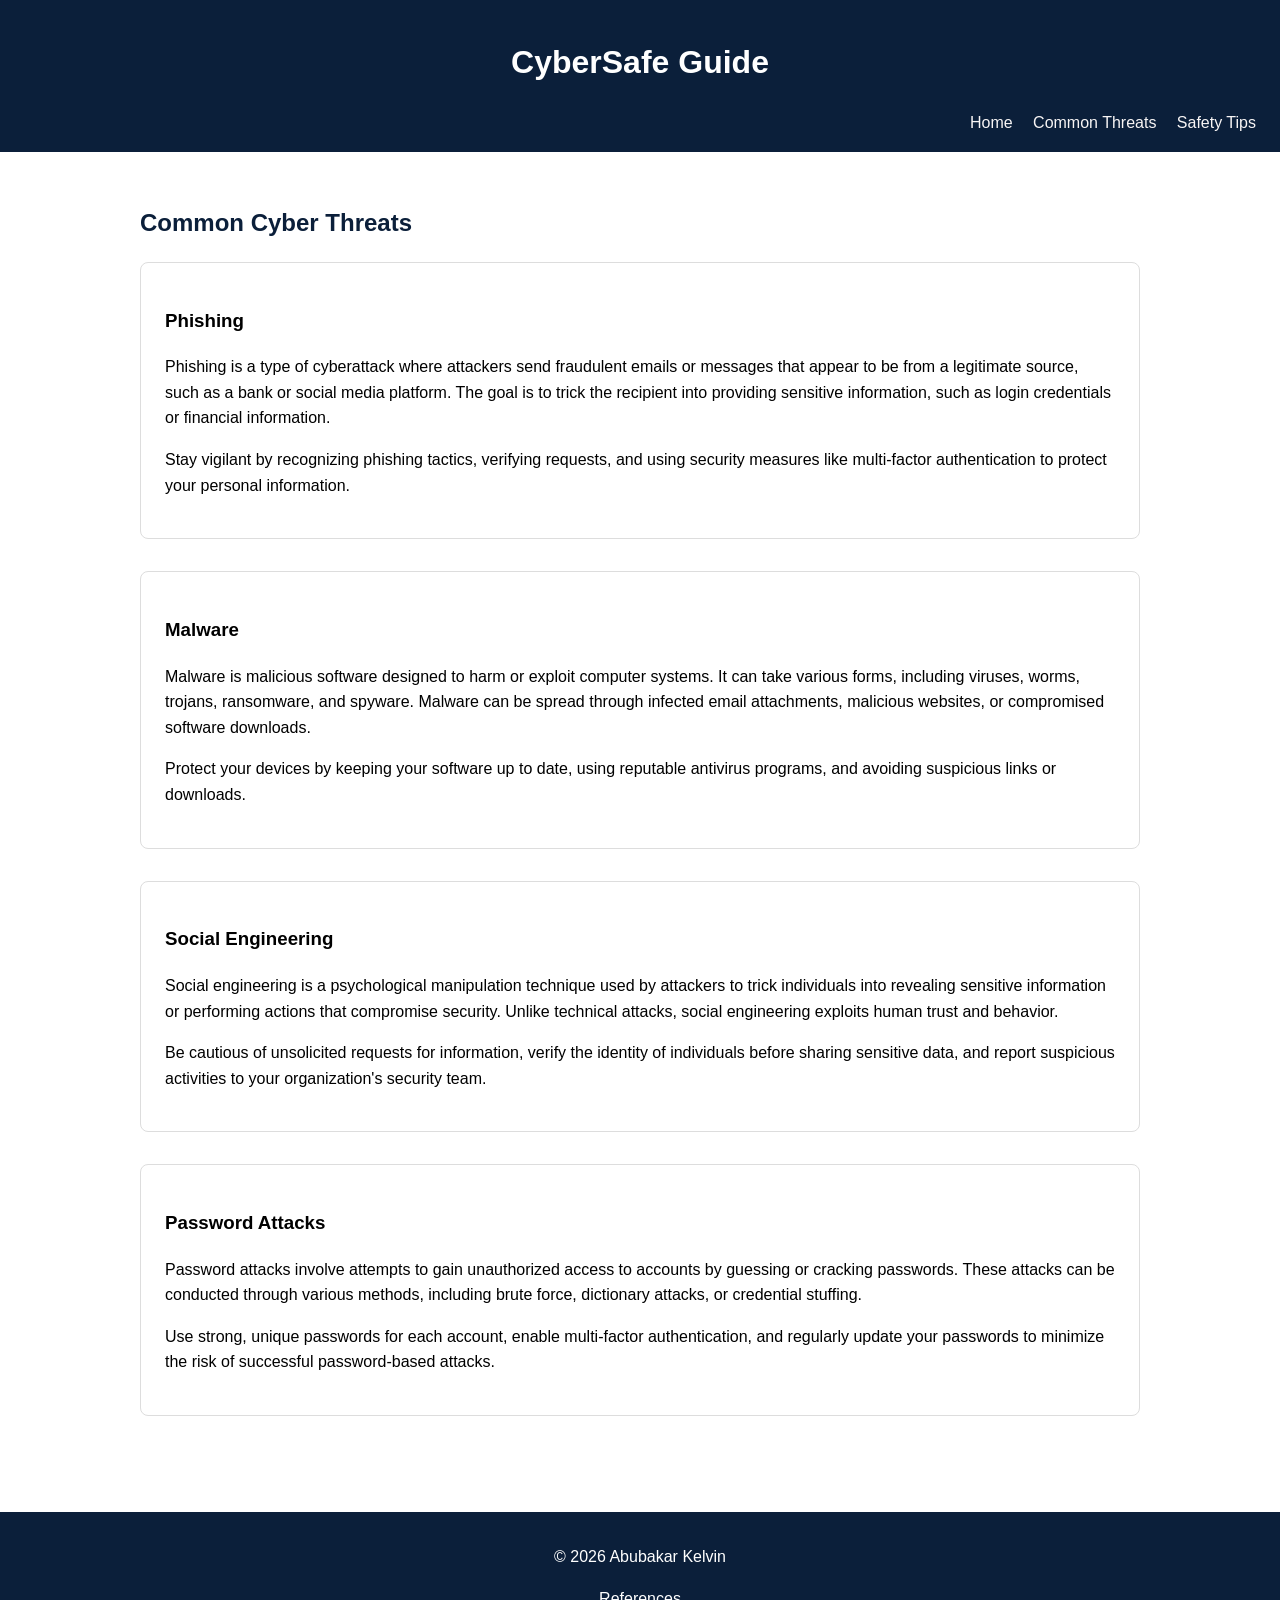
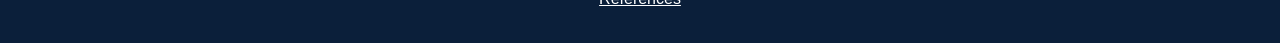
<file: project/threats.html>
<!DOCTYPE html>
<html lang="en">
    <head>
        <meta charset="UTF-8">
        <meta name="viewport" content="width=device-width, initial-scale=1.0">
        <meta name="description" content="Cybersecurity is the practice of protecting systems, networks, and data from digital attacks using technologies, processes, and policies.">
        <meta name="author" content="Abubakar kelvin">
        <link rel="stylesheet" href="styles/project.css">
        <title>CyberSafe Guide</title>
    </head>
    <body>
        <header>
            <h1>CyberSafe Guide</h1>

            <nav>
                <a href="index.html">Home</a>
                <a href="threats.html">Common Threats</a>
                <a href="safety.html">Safety Tips</a>
            </nav>
        </header>

        <main>
            <h2>Common Cyber Threats</h2>
            <section>
                <h3>Phishing</h3>
                <p>Phishing is a type of cyberattack where attackers send fraudulent emails or messages that appear to be from a legitimate source, such as a bank or social media platform. The goal is to trick the recipient into providing sensitive information, such as login credentials or financial information.</p>
                <p>Stay vigilant by recognizing phishing tactics, verifying requests, and using security measures like multi-factor authentication to protect your personal information.</p>
            </section>

            <section>
                <h3>Malware</h3>
                <p>Malware is malicious software designed to harm or exploit computer systems. It can take various forms, including viruses, worms, trojans, ransomware, and spyware. Malware can be spread through infected email attachments, malicious websites, or compromised software downloads.</p>
                <p>Protect your devices by keeping your software up to date, using reputable antivirus programs, and avoiding suspicious links or downloads.</p>
            </section>

            <section>
                <h3>Social Engineering</h3>
                <p>Social engineering is a psychological manipulation technique used by attackers to trick individuals into revealing sensitive information or performing actions that compromise security. Unlike technical attacks, social engineering exploits human trust and behavior.</p>
                <p>Be cautious of unsolicited requests for information, verify the identity of individuals before sharing sensitive data, and report suspicious activities to your organization's security team.</p>
            </section>

            <section>
                <h3>Password Attacks</h3>
                <p>Password attacks involve attempts to gain unauthorized access to accounts by guessing or cracking passwords. These attacks can be conducted through various methods, including brute force, dictionary attacks, or credential stuffing.</p>
                <p>Use strong, unique passwords for each account, enable multi-factor authentication, and regularly update your passwords to minimize the risk of successful password-based attacks.</p>
            </section>
        </main>

        <footer>
            <p>&copy; 2026 Abubakar Kelvin</p>
            <p><a href="references.html">References</a></p>
        </footer>
    </body>
</html>
</file>
<file: styles/base.css>
* {
    box-sizing: border-box;
    margin: 0;
    padding: 0;
}

body {
    font-family: "Roboto", sans-serif;
    line-height: 1.6;
    color: #222;
    background-color: #f4f4f4;
}

header {
    background-color: #1f2937;
    color: white;
}

#course-title {
    display: block;
    text-align: center;
    padding: 1.5rem 1rem;
    font-size: 1.8rem;
    font-weight: 700;
}

nav {
    display: flex;
    justify-content: space-around;
    align-items: center;
    background-color: #111827;
}

nav a {
    color: white;
    text-decoration: none;
    padding: 1rem;
    font-weight: 500;
    transition: background-color 0.3s, color 0.3s;
}

nav a:hover {
    background-color: #374151;
    color: #facc15;
}

main {
    max-width: 1100px;
    margin: 2rem auto;
    padding: 0 1rem;
}

h1 {
    text-align: center;
    margin-bottom: 1.5rem;
    color: #1f2937;
}

.cards {
    display: grid;
    grid-template-columns: 2fr 1fr;
    gap: 1.5rem;
}

.card {
    background-color: white;
    border: 1px solid #ddd;
    border-radius: 8px;
    overflow: hidden;
    box-shadow: 0 2px 6px rgba(0, 0, 0, 0.1);
}

.card h2 {
    background-color: #1f2937;
    color: white;
    text-align: center;
    padding: 0.8rem;
}

.card-content {
    display: grid;
    grid-template-columns: 1fr auto;
    gap: 1.5rem;
    padding: 1.5rem;
    align-items: start;
}

.card img {
    width: 180px;
    height: 220px;
    object-fit: cover;
    border-radius: 6px;
}

.card p {
    margin-bottom: 1rem;
}

footer {
    text-align: center;
    background-color: #1f2937;
    color: white;
    padding: 1.5rem;
    margin-top: 2rem;
}

footer p {
    margin: 0.3rem;
}

@media (max-width: 700px) {
    .cards {
        grid-template-columns: 1fr;
    }

    .card-content {
        grid-template-columns: 1fr;
    }

    .card img {
        width: 100%;
        height: auto;
    }

    nav {
        flex-direction: column;
    }

    nav a {
        width: 100%;
        text-align: center;
    }
}
</file>
<file: project/styles/project.css>
img {
    max-width: 100%;
    height: auto;
    margin:1rem 0;
    border-radius: 8px;
}

header {
    background-color: #0B1F3A;
    color: white;
    padding: 1rem;
    text-align: center;
}

nav a {
    color: rgb(248, 245, 245);
    text-decoration: none;
    margin: 0 0.5rem;
    
}

main {
    max-width: 1000px;
    margin: 0 auto;
    padding: 1rem;
}

h2 {
    color: #0B1F3A;
}

section {
    margin-bottom: 2rem;
    padding: 1rem;
    border: 1px solid #ddd;
    border-radius: 8px;
}

body {
    font-family: "Roboto", sans-serif;
    line-height: 1.6;
    margin: 0;
}

h1,
h2 {
    font-family: "Poppins", sans-serif;

}

button {
    background-color: #E57373;
    color: white;
    border: none;
    padding: 0.75rem 1rem;
    border-radius: 5px;
    cursor: pointer;
}

button:hover {
    opacity: 0.85;
}

nav a:hover {
    text-decoration: underline;
}

nav a:focus,
button:focus {
    outline: 3px solid #E57373;
    outline-offset: 2px;
}                      

input:focus,
textarea:focus {
    outline: 3px solid #E57373;
    outline-offset: 2px;
}

form {
    max-width: 600px;
    margin-top: 1rem;
}

label {
    display: block;
    margin-top: 1rem;
    font-weight: bold;
}

input,
textarea {
    width: 100%;
    padding: 0.75rem;
    margin-top: 0.5rem;
    box-sizing: border-box;
}

textarea {
    min-height: 150px;
}

footer {
    background-color: #0B1F3A;
    color: white;
    text-align: center;
    padding: 1rem;
    margin-top: 2rem;
}

footer a {
    color: white;
}

@media screen and (min-width: 700px) {
    main {
        padding: 2rem;
    }

    section {
        padding: 1.5rem;
    }

    nav {
        text-align: right;
    }
}
</file>
<file: styles/form.css>
body {
    font-family: Arial, sans-serif;
    background-color: #374ecb;
    margin: 20px;
    padding: 20px;
}

form {
    background-color: #f2f2f2;
    padding: 20px;
    max-width: 600px;
    margin: 0 auto;
}

h1 {
    text-align: center;
    color: #1f1212;
    background-color:#df1313;
    padding: 1rem;
}

input[type="date"],
input[type="text"],
select,
textarea {
    width: 100%;
    padding: 10px;
    margin-bottom: 15px;
    border: 1px solid #0c0202;
    border-radius: 4px;
}

label {
    display: block;
    margin-bottom: 5px;
    font-weight: bold;
}

label[for^="rating"] {
    display: inline;
}

input[type="radio"] {
    margin-right: 10px;
}

* {
    box-sizing: border-box;
}

input[type="submit"] {
    background-color: #df1313;
    color: white;
    padding: 10px 20px;
    border: none;
    border-radius: 4px;
    cursor: pointer;
}

input[type="submit"]:hover {
    background-color: #df1313;
}

@media screen and (min-width: 600px) {
    form {
        padding: 30px;
    }
    
}

fieldset {
    border: 1px solid #0c0e0b;
    padding: 10px;
    margin-bottom: 15px;
    border-radius: 4px;
}

legend {
    font-weight: bold;
    padding: 0 5px;
    color:rgb(244, 5, 5);
}

input[type="checkbox"] + label {
    display: inline;
}

footer {
    text-align: center;
    margin-top: 20px;
    color: #080707;
    background-color: #df1313;
    padding: 1rem;
}
</file>
<file: styles/place.css>
:root {
    --primary-color: #008751;
    --secondary-color: #ffffff;
    --accent-color: #000000;
    --text-color: #222222;
}

* {
    margin: 0;
    padding: 0;
    box-sizing: border-box;
}


body {
    font-family: Arial, sans-serif;
    line-height: 1.6;
    color: var(--text-color);
    background-color: var(--secondary-color);
}

header {
    background-color: var(--primary-color);
    color: var(--secondary-color);
    padding: 1rem;
    text-align: center;
}

nav {
    margin-top: 0.5rem;
}

nav a {
    color: var(--secondary-color);
    text-decoration: none;
    margin: 0 0.5rem;
}

.hero {
    position: relative;
    width: 100%;
}

.hero img {
    width: 100%;
    height: auto;
    display: block;
}

.country-info {
    padding: 1.5rem;
    background-color: #f2f2f2;
}

.country-info h2 {
    color: var(--primary-color);
    margin-bottom: 0.5rem;
}

.country-info h3 {
    margin-top: 1rem;
    margin-bottom: 0.5rem;
}

.weather {
    padding: 1.5rem;
    text-align: center;
    background-color: #ffffff;
}

.weather h2 {
    color: var(--primary-color);
    margin-bottom: 1rem;
}

.weather img {
    width: 80px;
    margin-bottom: 1rem;
}


footer {
    background-color: var(--primary-color);
    color: var(--secondary-color);
    text-align: center;
    padding: 1rem;
}

@media screen and (min-width: 700px) {
 

 .weather h2::after {
    content: "⛅";
    margin-left: 0.5rem;
 }

 .weather img {
    display: none;
 }

 main {
    max-width: 1200px;
    margin: 0 auto;
 }


 .country-info {
    position: absolute;
    top: 2rem;
    left: 2rem;
    width: 280px;
 }

 .weather {
    position: absolute;
    bottom: 2rem;
    right: 2rem;
    width: 280px;
 }

 .country-info,
 .weather {
    background-color: rgba(255, 255, 255, 0.9);
    padding: 1rem;
 }
}
</file>
<file: styles/temples.css>
* {
    box-sizing: border-box;
    margin: 0;
    padding: 0;
}

body {
    font-family: "Roboto", sans-serif;
    color: #222;
    background-color: #f5f5f5;
}

header {
    background-color: #1f2937;
    color: white;
}

.header-content {
    display: flex;
    justify-content: space-between;
    align-items: center;
    padding: 1rem;
}

.header-content span {
    font-size: 1.5rem;
    font-weight: 700;
}

#menu {
    background: none;
    border: none;
    color: white;
    font-size: 2rem;
    cursor: pointer;
}

nav {
    display: none;
    flex-direction: column;
    text-align: center;
    background-color: #111827;
}

nav.open {
    display: flex;
}

nav a {
    color: white;
    text-decoration: none;
    padding: 1rem;
    border-top: 1px solid #374151;
}

nav a:hover {
    background-color: #374151;
    color: #facc15;
}

main {
    max-width: 1100px;
    margin: 0 auto;
    padding: 1rem;
}

h1 {
    text-align: center;
    margin: 1rem 0 2rem;
    color: #1f2937;
}

.temple-grid {
    display: grid;
    grid-template-columns: 1fr;
    gap: 1.5rem;
}

figure {
    background-color: white;
    padding: 1rem;
    border-radius: 8px;
    box-shadow: 0 2px 6px rgba(0, 0, 0, 0.15);
    text-align: center;
}

figure img {
    width: 100%;
    height: auto;
    display: block;
}

figcaption {
    font-weight: 500;
    padding-top: 0.75rem;
    color: #333;
}

footer {
    background-color: #1f2937;
    color: white;
    text-align: center;
    padding: 1.5rem;
    margin-top: 2rem;
}

footer p {
    margin: 0.4rem;
}
</file>
<file: styles/temples-large.css>
@media screen and (min-width: 700px) {


    .header-content {
        justify-content: center;
        padding: 1.5rem;
    }

    .header-content span {
        font-size: 2rem;
    }

    #menu {
        display: none;
    }

    nav {
        display: flex;
        flex-direction: row;
        justify-content: center;
    }

    nav a {
        border-top: none;
        padding: 1rem 2rem;
    }

    .temple-grid {
        grid-template-columns: repeat(3, 1fr);
    }

    figure img {
        height: 220px;
        object-fit: cover;
    }
}
</file>
<file: styles/siteplan.css>
body {
    font-family: "Roboto", sans-serif;
    padding: 20px;
    max-width:900px ;
    margin:0 auto;
    text-align: center;
    font-size: 16px;
}
h1, h2, h3 {
    font-family: "Poppins", sans-serif;
    color: #0b1f3a;
}
.light-red {
    background-color: #E57373;
    width: 100px;
    height: 100px;
}
.dark-blue {
    background-color: #0B1F3A;
    width: 100px;
    height: 100px;
}

.wireframe div {
    border: 1px solid #0b1f3a;
    padding: 10px;
    margin-bottom: 20px;
}

.wireframe.desktop > div {
    display:grid;
    grid-template-columns: 1fr 1fr; 
}

.hero-area {
    display: grid;
    grid-template-columns: 1fr 1fr;

}

.wireframe.desktop > .hero-area {
    grid-column: 1 / -1;
}

.logo {
    font-size: 40px;
}
</file>
